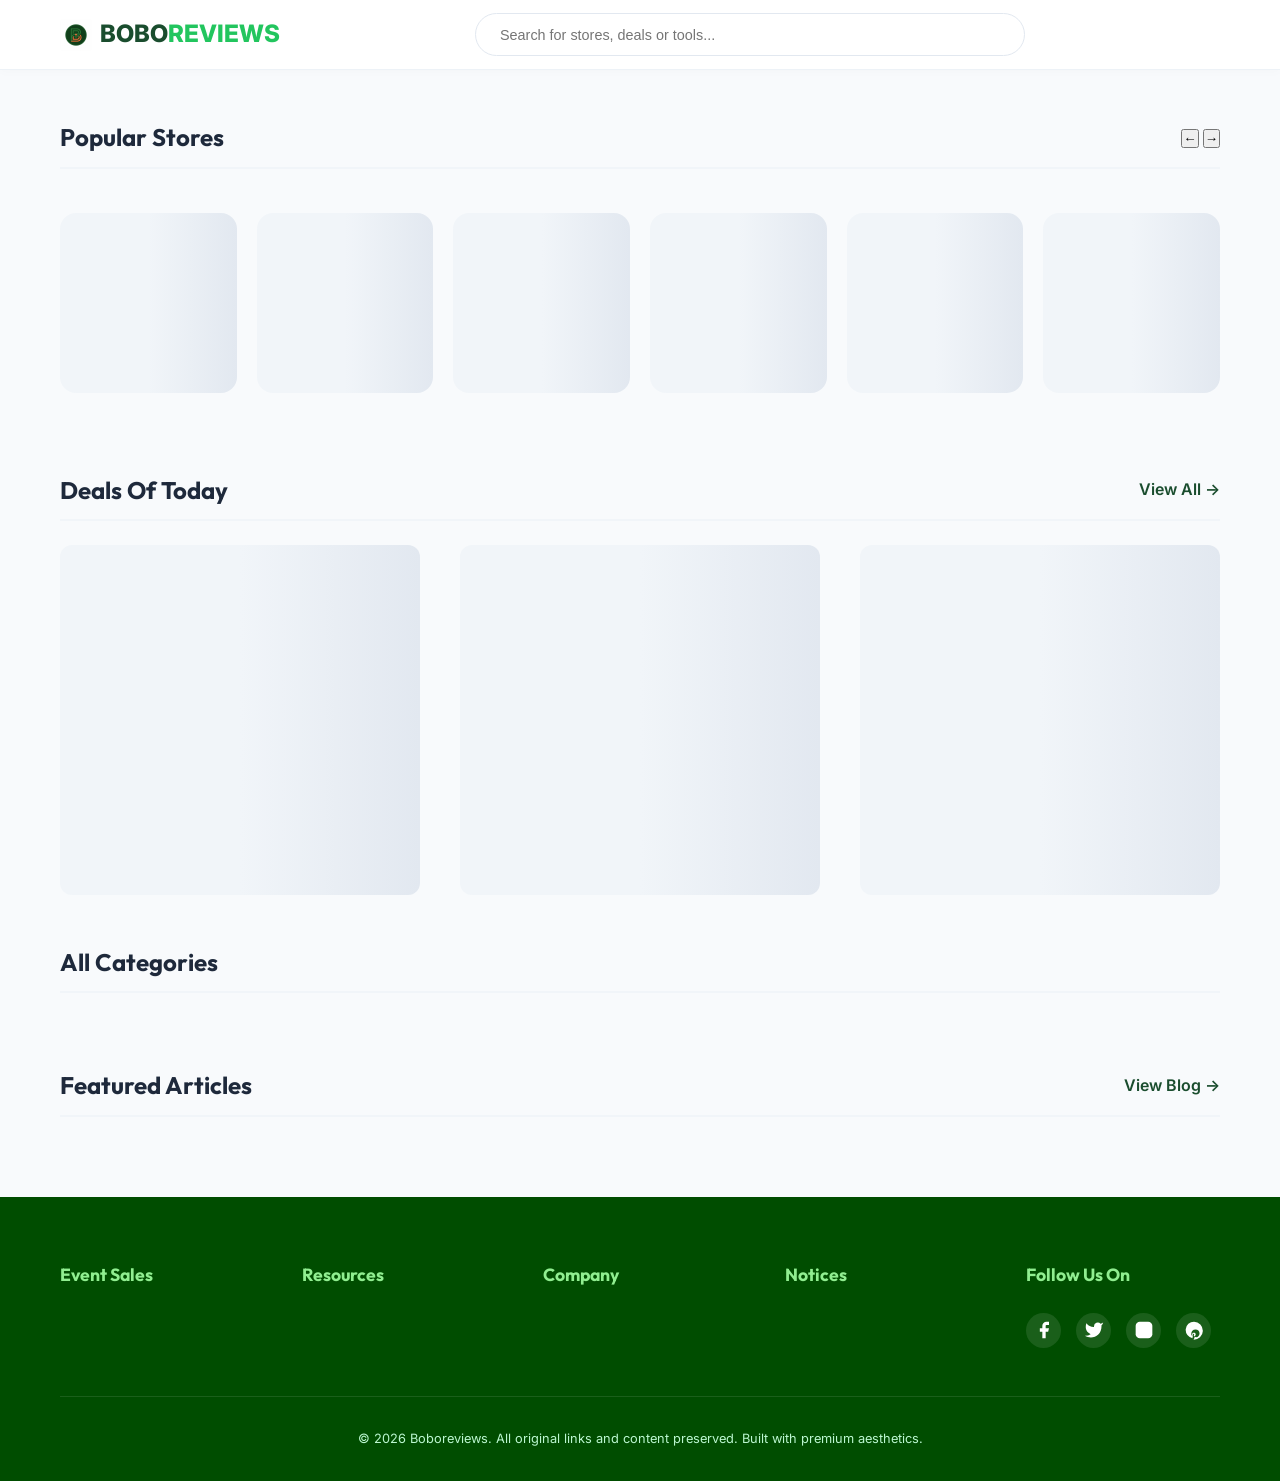
<file: index.html>
<!DOCTYPE html>
<html lang="en">
<head>
  <meta charset="UTF-8">
  <meta name="viewport" content="width=device-width, initial-scale=1.0">
  <meta name="referrer" content="no-referrer">
  <title>Boboreviews | Leading Coupons & Deals Marketplace</title>
  <meta name="description" content="Discover the best coupons, deals, and AI tool reviews at Boboreviews. Save money on your favorite stores today.">
  <link rel="icon" type="image/png" href="favicon.png">
  <link rel="stylesheet" href="style.css">
  <!-- Optimization: Preconnect to external API -->
  <link rel="preconnect" href="https://admin.boboreviews.com">
  <link rel="dns-prefetch" href="https://admin.boboreviews.com">
  <!-- Optimization: Preload LCP Image (Logo/Favicon) -->
  <link rel="preload" as="image" href="favicon.png" fetchpriority="high">
</head>
<body>

  <header>
    <div class="container header-inner">
      <a href="/" class="logo" style="display: flex; align-items: center;">
        <img src="favicon.png" alt="Boboreviews Logo" style="height: 32px; margin-right: 8px; border-radius: 4px;">
        BOBO<span>REVIEWS</span>
      </a>
      <div class="search-bar">
        <input type="text" placeholder="Search for stores, deals or tools...">
      </div>
      <nav>
        <!-- Nav items could go here if needed -->
      </nav>
    </div>
  </header>

  <main class="container">
    
    <section id="popular-stores">
      <div class="section-title">
        <h2>Popular Stores</h2>
        <div class="slider-nav">
          <button id="slide-left" class="nav-btn" aria-label="Previous">←</button>
          <button id="slide-right" class="nav-btn" aria-label="Next">→</button>
        </div>
      </div>
      <div class="slider-container">
        <div class="stores-slider" id="stores-container">
          <!-- Skeletons -->
          <div class="skeleton-store skeleton"></div>
          <div class="skeleton-store skeleton"></div>
          <div class="skeleton-store skeleton"></div>
          <div class="skeleton-store skeleton"></div>
          <div class="skeleton-store skeleton"></div>
          <div class="skeleton-store skeleton"></div>
        </div>
      </div>
    </section>

    <section id="deals-of-today">
      <div class="section-title">
        <h2>Deals Of Today</h2>
        <a href="deals.html" style="color: var(--primary); font-weight: 600;">View All →</a>
      </div>
      <div class="deals-grid" id="deals-container">
        <!-- Skeletons -->
        <div class="skeleton-deal skeleton"></div>
        <div class="skeleton-deal skeleton"></div>
        <div class="skeleton-deal skeleton"></div>
      </div>
    </section>

    <section id="categories">
      <div class="section-title">
        <h2>All Categories</h2>
      </div>
      <div class="categories-grid" id="categories-container">
        <!-- Dynamically populated -->
      </div>
    </section>

    <section id="blog">
      <div class="section-title">
        <h2>Featured Articles</h2>
        <a href="blog.html" style="color: var(--primary); font-weight: 600;">View Blog →</a>
      </div>
      <div class="blog-list" id="blog-container">
        <!-- Dynamically populated -->
      </div>
    </section>

  </main>

  <footer>
    <div class="container">
      <div class="footer-grid">
        <div class="footer-col" id="footer-event-sales">
          <h4>Event Sales</h4>
          <ul id="event-sales-list"></ul>
        </div>
        <div class="footer-col" id="footer-resources">
          <h4>Resources</h4>
          <ul id="resources-list"></ul>
        </div>
        <div class="footer-col" id="footer-company">
          <h4>Company</h4>
          <ul id="company-list"></ul>
        </div>
        <div class="footer-col" id="footer-notices">
          <h4>Notices</h4>
          <ul id="notices-list"></ul>
        </div>
        <div class="footer-col">
          <h4>Follow Us On</h4>
          <div class="social-links">
            <a href="#" aria-label="Facebook"><svg style="width: 20px; height: 20px; fill: white;" viewBox="0 0 24 24"><path d="M18 2h-3a5 5 0 0 0-5 5v3H7v4h3v8h4v-8h3l1-4h-4V7a1 1 0 0 1 1-1h3z"></path></svg></a>
            <a href="#" aria-label="Twitter"><svg style="width: 20px; height: 20px; fill: white;" viewBox="0 0 24 24"><path d="M23 3a10.9 10.9 0 0 1-3.14 1.53 4.48 4.48 0 0 0-7.86 3v1A10.66 10.66 0 0 1 3 4s-4 9 5 13a11.64 11.64 0 0 1-7 2c9 5 20 0 20-11.5a4.5 4.5 0 0 0-.08-.83A7.72 7.72 0 0 0 23 3z"></path></svg></a>
            <a href="#" aria-label="Instagram"><svg style="width: 20px; height: 20px; fill: white;" viewBox="0 0 24 24"><rect x="2" y="2" width="20" height="20" rx="5" ry="5"></rect><path d="M16 11.37A4 4 0 1 1 12.63 8 4 4 0 0 1 16 11.37z"></path><line x1="17.5" y1="6.5" x2="17.51" y2="6.5"></line></svg></a>
            <a href="#" aria-label="Pinterest"><svg style="width: 20px; height: 20px; fill: white;" viewBox="0 0 24 24"><path d="M12 2a10 10 0 0 0-1.7 19.85c-.04-.33-.08-.83.02-1.2.08-.36.56-2.43.56-2.43s-.14-.28-.14-.7c0-.66.38-1.15.86-1.15.4 0 .6.3.6.66 0 .4-.25 1-.4 1.55-.12.48.24.87.72.87.87 0 1.54-.91 1.54-2.22 0-1.16-.83-1.97-2.02-1.97-1.38 0-2.2.1-2.2 2.12 0 .42.16.88.36 1.12a.15.15 0 0 1 .03.13c-.04.16-.13.52-.15.6-.02.08-.07.1-.16.06-1.57-1.57-1.12-3.16-1.12-3.16 0-2.43 1.77-4.66 5.1-4.66 2.68 0 4.76 1.91 4.76 4.46 0 2.66-1.68 4.81-4 4.81-.78 0-1.52-.4-1.77-.88 0 0-.39 1.48-.48 1.86-.18.68-.65 1.53-.97 2.05A10 10 0 1 0 12 2z"></path></svg></a>
          </div>
        </div>
      </div>
      <div class="footer-bottom">
        <p>&copy; 2026 Boboreviews. All original links and content preserved. Built with premium aesthetics.</p>
      </div>
    </div>
  </footer>

  <script type="module">
    // Hàm khởi tạo lấy dữ liệu từ hệ thống Backend mới
    async function initSite() {
      try {
        // LƯU Ý QUAN TRỌNG: 
        // Hiện tại đang gọi đến localhost để bạn test trên máy.
        // Khi đẩy Backend lên mạng thực tế (ví dụ: Render.com), 
        // bạn cần SỬA LẠI ĐƯỜNG LINK NÀY thành link thật (vd: https://bobo-api.onrender.com/api/data)
        const response = await fetch('https://admin.boboreviews.com/api/data');
        const siteData = await response.json();

        // Populate Popular Stores
        const storesContainer = document.getElementById('stores-container');
        storesContainer.innerHTML = ''; // Clear Skeletons
        (siteData.popularStores || []).forEach(store => {
          const card = document.createElement('a');
          card.href = `/store/${store.slug}`;
          card.className = 'store-card';
          
          let imgSrc = store.image;
          if (!imgSrc) {
            const initial = (store.name || 'S').substring(0, 2).toUpperCase();
            imgSrc = `https://placehold.co/200x200/f8fafc/1e293b?text=${initial}`;
          }
          
          card.innerHTML = `
            <img src="${imgSrc}" alt="${store.name} Logo" class="store-logo" onerror="this.src='https://placehold.co/200x200/f8fafc/1e293b?text=N/A'">
            <span class="store-name">${store.name}</span>
            ${store.description ? `<p style="font-size: 11px; color: #64748b; margin-top: 5px; line-height: 1.3; display: -webkit-box; -webkit-line-clamp: 2; -webkit-box-orient: vertical; overflow: hidden;">${store.description}</p>` : ''}
          `;
          storesContainer.appendChild(card);
        });

        // Slider Navigation Logic
        const slideLeft = document.getElementById('slide-left');
        const slideRight = document.getElementById('slide-right');
        const scrollAmount = 300;

        slideLeft.addEventListener('click', () => {
          storesContainer.scrollBy({ left: -scrollAmount, behavior: 'smooth' });
        });

        slideRight.addEventListener('click', () => {
          storesContainer.scrollBy({ left: scrollAmount, behavior: 'smooth' });
        });

        // Populate Deals
        const dealsContainer = document.getElementById('deals-container');
        dealsContainer.innerHTML = ''; // Clear Skeletons
        (siteData.deals || []).forEach(deal => {
          const card = document.createElement('div');
          card.className = 'deal-card animate';
          
          const desc = deal.description || '';
          const oldPrice = deal.price || '';
          const newPrice = deal.discountPrice || '';
          const image = deal.image || 'https://placehold.co/800x600/f8fafc/1e293b?text=Deal';

          card.innerHTML = `
            <a href="${deal.link}" style="display: contents;">
              <img src="${image}" alt="${deal.title}" class="deal-image" onerror="this.src='https://placehold.co/800x600/f8fafc/1e293b?text=Image+Not+Available'">
            </a>
            <div class="deal-content">
              <a href="${deal.link}" style="color: inherit; text-decoration: none;">
                <h3 class="deal-title" style="transition: color 0.3s ease;">${deal.title}</h3>
              </a>
              ${desc ? `<p style="font-size: 0.85rem; color: var(--text-muted); margin-bottom: 1rem; line-height: 1.4;">${desc}</p>` : ''}
              <div class="deal-prices">
                ${oldPrice ? `<span class="price-old">${oldPrice}</span>` : ''}
                ${newPrice ? `<span class="price-new">${newPrice}</span>` : ''}
              </div>
              <a href="${deal.link}" class="btn-deal">Get Deal</a>
            </div>
          `;
          dealsContainer.appendChild(card);
        });

        // Populate Categories
        const categoriesContainer = document.getElementById('categories-container');
        (siteData.categories || []).forEach(cat => {
          const btn = document.createElement('a');
          btn.href = cat.link;
          btn.className = 'category-btn';
          btn.textContent = cat.name;
          categoriesContainer.appendChild(btn);
        });

        // Populate Blog
        if (siteData.blogPosts) {
          const blogContainer = document.getElementById('blog-container');
          (siteData.blogPosts || []).forEach(post => {
            const item = document.createElement('div');
            item.className = 'blog-item animate';
            item.innerHTML = `
              <a href="${post.link}" class="blog-link">
                <h4>${post.title}</h4>
                <span>Read More →</span>
              </a>
            `;
            blogContainer.appendChild(item);
          });
        }

        // Populate Footer
        const populateList = (id, items) => {
          if(!items) return;
          const list = document.getElementById(id);
          items.forEach(item => {
            const li = document.createElement('li');
            li.innerHTML = `<a href="${item.link}">${item.name}</a>`;
            list.appendChild(li);
          });
        };

        populateList('event-sales-list', siteData.eventSales || []);
        if (siteData.footer) {
          populateList('resources-list', siteData.footer.resources || []);
          populateList('company-list', siteData.footer.company || []);
          populateList('notices-list', siteData.footer.notices || []);
        }

      } catch (error) {
        console.error("Lỗi khi tải dữ liệu từ Backend:", error);
      }
    }

    // Khởi chạy
    initSite();
  </script>
</body>
</html>
</file>
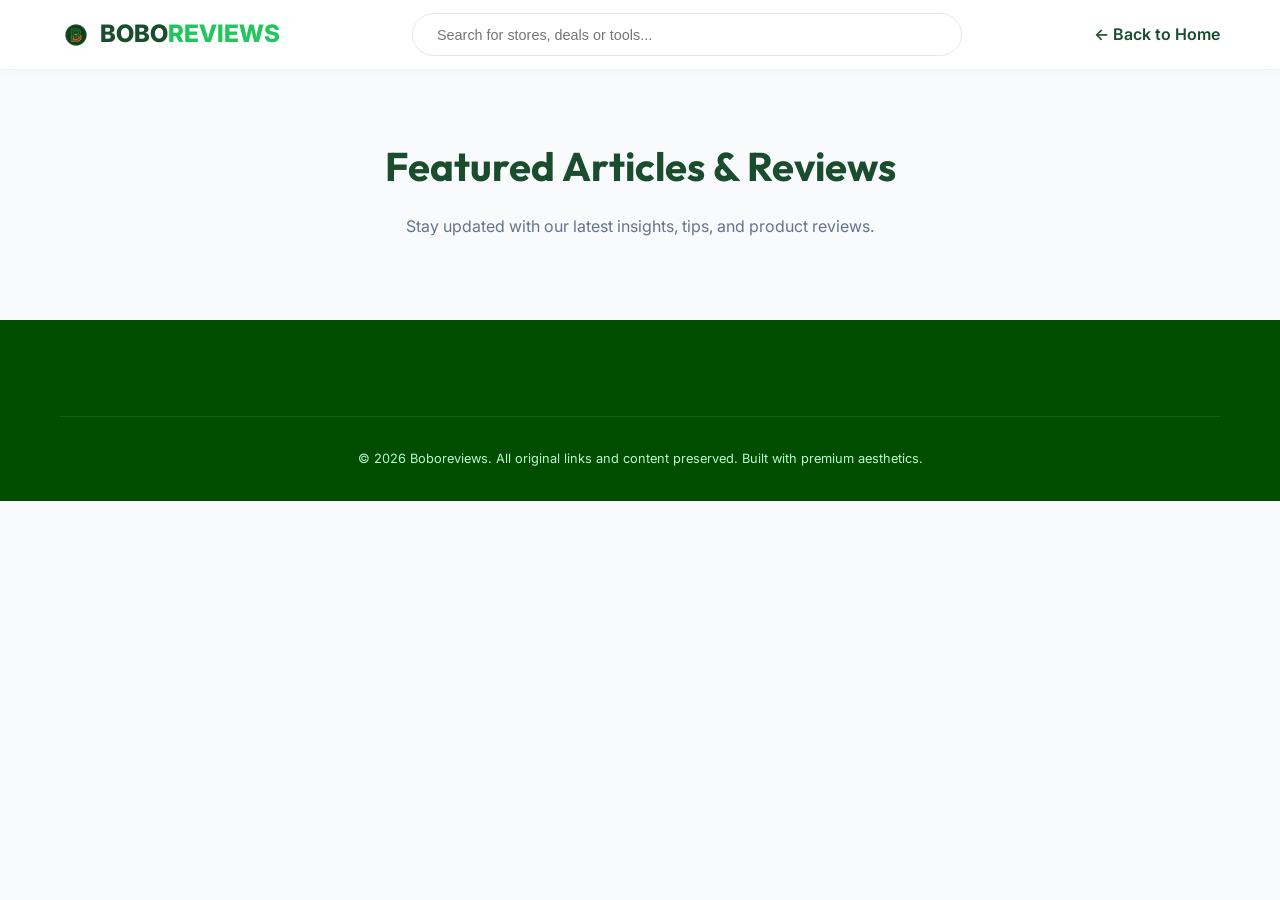
<file: blog.html>
<!DOCTYPE html>
<html lang="en">
<head>
  <meta charset="UTF-8">
  <meta name="viewport" content="width=device-width, initial-scale=1.0">
  <meta name="referrer" content="no-referrer">
  <title>Blog & Articles | Boboreviews</title>
  <meta name="description" content="Read the latest articles and AI tool reviews on Boboreviews.">
  <link rel="icon" type="image/png" href="favicon.png">
  <link rel="stylesheet" href="style.css">
  <style>
    .page-header {
      text-align: center;
      margin: 4rem 0 2rem;
    }
    .page-header h1 {
      font-size: 2.5rem;
      color: var(--primary);
    }
  </style>
</head>
<body>

  <header>
    <div class="container header-inner">
      <a href="/" class="logo" style="display: flex; align-items: center;">
        <img src="favicon.png" alt="Boboreviews Logo" style="height: 32px; margin-right: 8px; border-radius: 4px;">
        BOBO<span>REVIEWS</span>
      </a>
      <div class="search-bar">
        <input type="text" placeholder="Search for stores, deals or tools...">
      </div>
      <nav>
        <a href="/" style="font-weight: 600; color: var(--primary);">← Back to Home</a>
      </nav>
    </div>
  </header>

  <main class="container">
    <div class="page-header">
      <h1>Featured Articles & Reviews</h1>
      <p style="color: var(--text-muted); margin-top: 1rem;">Stay updated with our latest insights, tips, and product reviews.</p>
    </div>

    <section id="blog">
      <div class="blog-list" id="blog-container">
        <!-- Dynamically populated -->
      </div>
    </section>
  </main>

  <footer>
    <div class="container">
      <div class="footer-bottom" style="margin-top: 2rem; text-align: center; padding-top: 2rem; border-top: 1px solid rgba(255,255,255,0.1);">
        <p>&copy; 2026 Boboreviews. All original links and content preserved. Built with premium aesthetics.</p>
      </div>
    </div>
  </footer>

  <script>
    async function initBlog() {
      try {
        const response = await fetch('https://admin.boboreviews.com/api/data');
        const siteData = await response.json();

        const blogContainer = document.getElementById('blog-container');
        if (siteData.blogPosts) {
          siteData.blogPosts.forEach(post => {
            const item = document.createElement('div');
            item.className = 'blog-item animate';
            item.innerHTML = `
              <a href="${post.link}" class="blog-link">
                <h4>${post.title}</h4>
                <span>Read More →</span>
              </a>
            `;
            blogContainer.appendChild(item);
          });
        }
      } catch (error) {
        console.error("Error loading blog:", error);
      }
    }

    initBlog();
  </script>
</body>
</html>
</file>
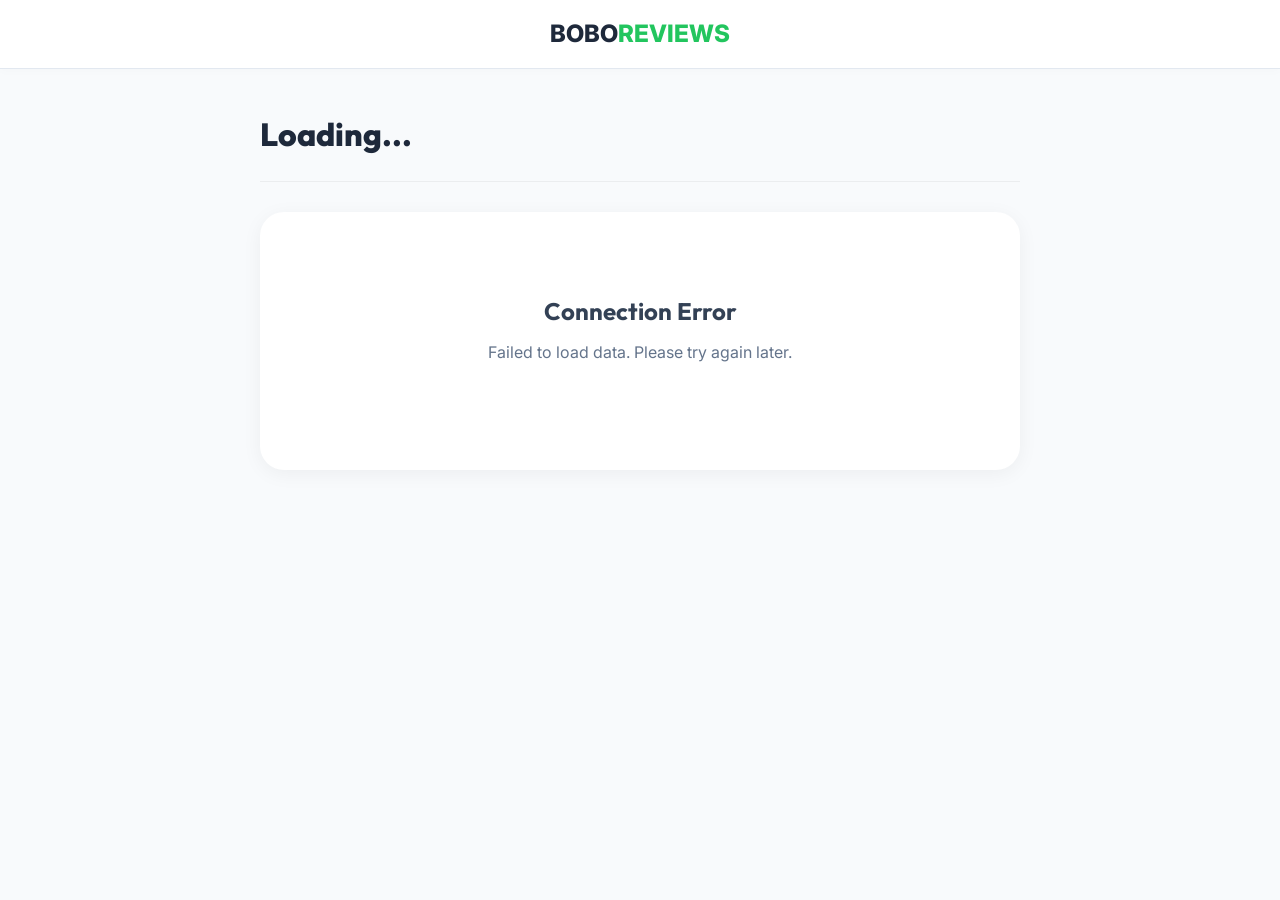
<file: category.html>
<!DOCTYPE html>
<html lang="en">
<head>
  <meta charset="UTF-8">
  <meta name="viewport" content="width=device-width, initial-scale=1.0">
  <meta name="referrer" content="no-referrer">
  <title>Category | Boboreviews</title>
  <link rel="icon" type="image/png" href="/favicon.png">
  <link rel="stylesheet" href="/style.css">
  <link rel="preconnect" href="https://admin.boboreviews.com">
  <link rel="dns-prefetch" href="https://admin.boboreviews.com">
  <style>
    :root {
      --card-bg: #ffffff;
      --card-shadow: 0 4px 20px rgba(0, 0, 0, 0.05);
      --text-main: #1e293b;
    }
    body {
      background-color: #f8fafc;
      color: var(--text-main);
    }
    .category-container {
      max-width: 800px;
      margin: 40px auto;
      padding: 0 20px;
    }
    .category-title-wrap {
      margin-bottom: 30px;
      padding-bottom: 20px;
      border-bottom: 1px solid rgba(0,0,0,0.05);
    }
    .category-title-wrap h1 {
      font-size: 2rem;
      font-weight: 800;
      color: var(--text-main);
    }
    .store-list {
      display: flex;
      flex-direction: column;
      gap: 16px;
    }
    .store-item {
      background: var(--card-bg);
      border-radius: 16px;
      padding: 16px 24px;
      display: flex;
      align-items: center;
      justify-content: space-between;
      box-shadow: var(--card-shadow);
      transition: all 0.3s ease;
      text-decoration: none;
      color: inherit;
      border: 1px solid transparent;
    }
    .store-item:hover {
      transform: translateX(8px);
      border-color: var(--secondary);
      box-shadow: 0 8px 30px rgba(0, 0, 0, 0.1);
    }
    .store-info {
      display: flex;
      align-items: center;
      gap: 20px;
    }
    .store-logo-small {
      width: 60px;
      height: 60px;
      border-radius: 12px;
      object-fit: contain;
      background: #f1f5f9;
      padding: 4px;
      border: 1px solid #e2e8f0;
    }
    .store-details h3 {
      font-size: 1.2rem;
      font-weight: 700;
      margin: 0;
    }
    .store-details p {
      font-size: 0.9rem;
      color: #64748b;
      margin: 4px 0 0 0;
    }
    .view-btn {
      background: #1a4d2e;
      color: white;
      padding: 8px 20px;
      border-radius: 10px;
      font-weight: 600;
      font-size: 0.9rem;
      transition: 0.2s;
    }
    .store-item:hover .view-btn {
      background: #4f772d;
    }
    .empty-state {
      text-align: center;
      padding: 80px 20px;
      background: white;
      border-radius: 24px;
      box-shadow: var(--card-shadow);
    }
    .empty-state .icon {
      font-size: 64px;
      margin-bottom: 20px;
    }
    .empty-state h2 {
      font-size: 1.5rem;
      margin-bottom: 10px;
      color: #334155;
    }
    .empty-state p {
      color: #64748b;
      max-width: 400px;
      margin: 0 auto 24px auto;
    }
    .skeleton-item {
      height: 92px;
      background: #eee;
      border-radius: 16px;
      position: relative;
      overflow: hidden;
    }
  </style>
</head>
<body>

  <header style="background: white; border-bottom: 1px solid #e2e8f0; padding: 15px 0;">
    <div class="container header-inner" style="justify-content: center;">
      <a href="/" class="logo" style="color: #1e293b; font-size: 1.5rem;">BOBO<span>REVIEWS</span></a>
    </div>
  </header>

  <div class="category-container">
    <div class="category-title-wrap animate">
      <h1 id="category-display-name">Loading...</h1>
    </div>

    <div id="stores-list-container" class="store-list">
      <div class="skeleton-item"></div>
      <div class="skeleton-item"></div>
      <div class="skeleton-item"></div>
    </div>
  </div>

  <script type="module">
    async function fetchCategoryData() {
      const urlParams = new URLSearchParams(window.location.search);
      let slug = urlParams.get('slug');
      
      if (!slug) {
        const pathParts = window.location.pathname.split('/').filter(p => p);
        if (pathParts.includes('category')) {
          slug = pathParts[pathParts.indexOf('category') + 1];
        } else {
          slug = pathParts[pathParts.length - 1];
        }
      }

      if (!slug) return window.location.href = '/';

      const container = document.getElementById('stores-list-container');
      const titleEl = document.getElementById('category-display-name');

      try {
        const res = await fetch('https://admin.boboreviews.com/api/data');
        const data = await res.json();

        const category = data.categories.find(c => c.slug === slug);
        if (!category) {
          titleEl.textContent = "Category Not Found";
          container.innerHTML = '<div class="empty-state"><h2>Oops!</h2><p>We could not find this category.</p><a href="/" class="view-btn" style="width: auto; display: inline-block;">Back to Home</a></div>';
          return;
        }

        titleEl.textContent = category.name;
        document.title = `${category.name} - Boboreviews`;

        const catId = category.id || category._id;
        const matchedStores = (data.popularStores || []).filter(s => {
          const sCatId = s.categoryId?.id || s.categoryId?._id || s.categoryId;
          return sCatId === catId;
        });

        if (matchedStores.length === 0) {
          container.innerHTML = `
            <div class="empty-state animate">
              <div class="icon">📭</div>
              <h2>No stores found yet!</h2>
              <p>This category currently has no stores assigned. Please check back later or explore other categories.</p>
              <a href="/" class="view-btn" style="width: auto; display: inline-block;">Explore More</a>
            </div>
          `;
        } else {
          container.innerHTML = '';
          matchedStores.forEach(store => {
            const item = document.createElement('a');
            item.href = `/store/${store.slug}`;
            item.className = 'store-item animate';
            item.innerHTML = `
              <div class="store-info">
                <img src="${store.image || '/favicon.png'}" alt="${store.name}" class="store-logo-small" onerror="this.src='/favicon.png'">
                <div class="store-details">
                  <h3>${store.name}</h3>
                  <p>${store.rating || 5}.0 ⭐ | ${store.description || 'Verified Store'}</p>
                </div>
              </div>
              <div class="view-btn">View Deals</div>
            `;
            container.appendChild(item);
          });
        }
      } catch (error) {
        console.error("Error:", error);
        container.innerHTML = '<div class="empty-state"><h2>Connection Error</h2><p>Failed to load data. Please try again later.</p></div>';
      }
    }

    fetchCategoryData();
  </script>

</body>
</html>
</file>
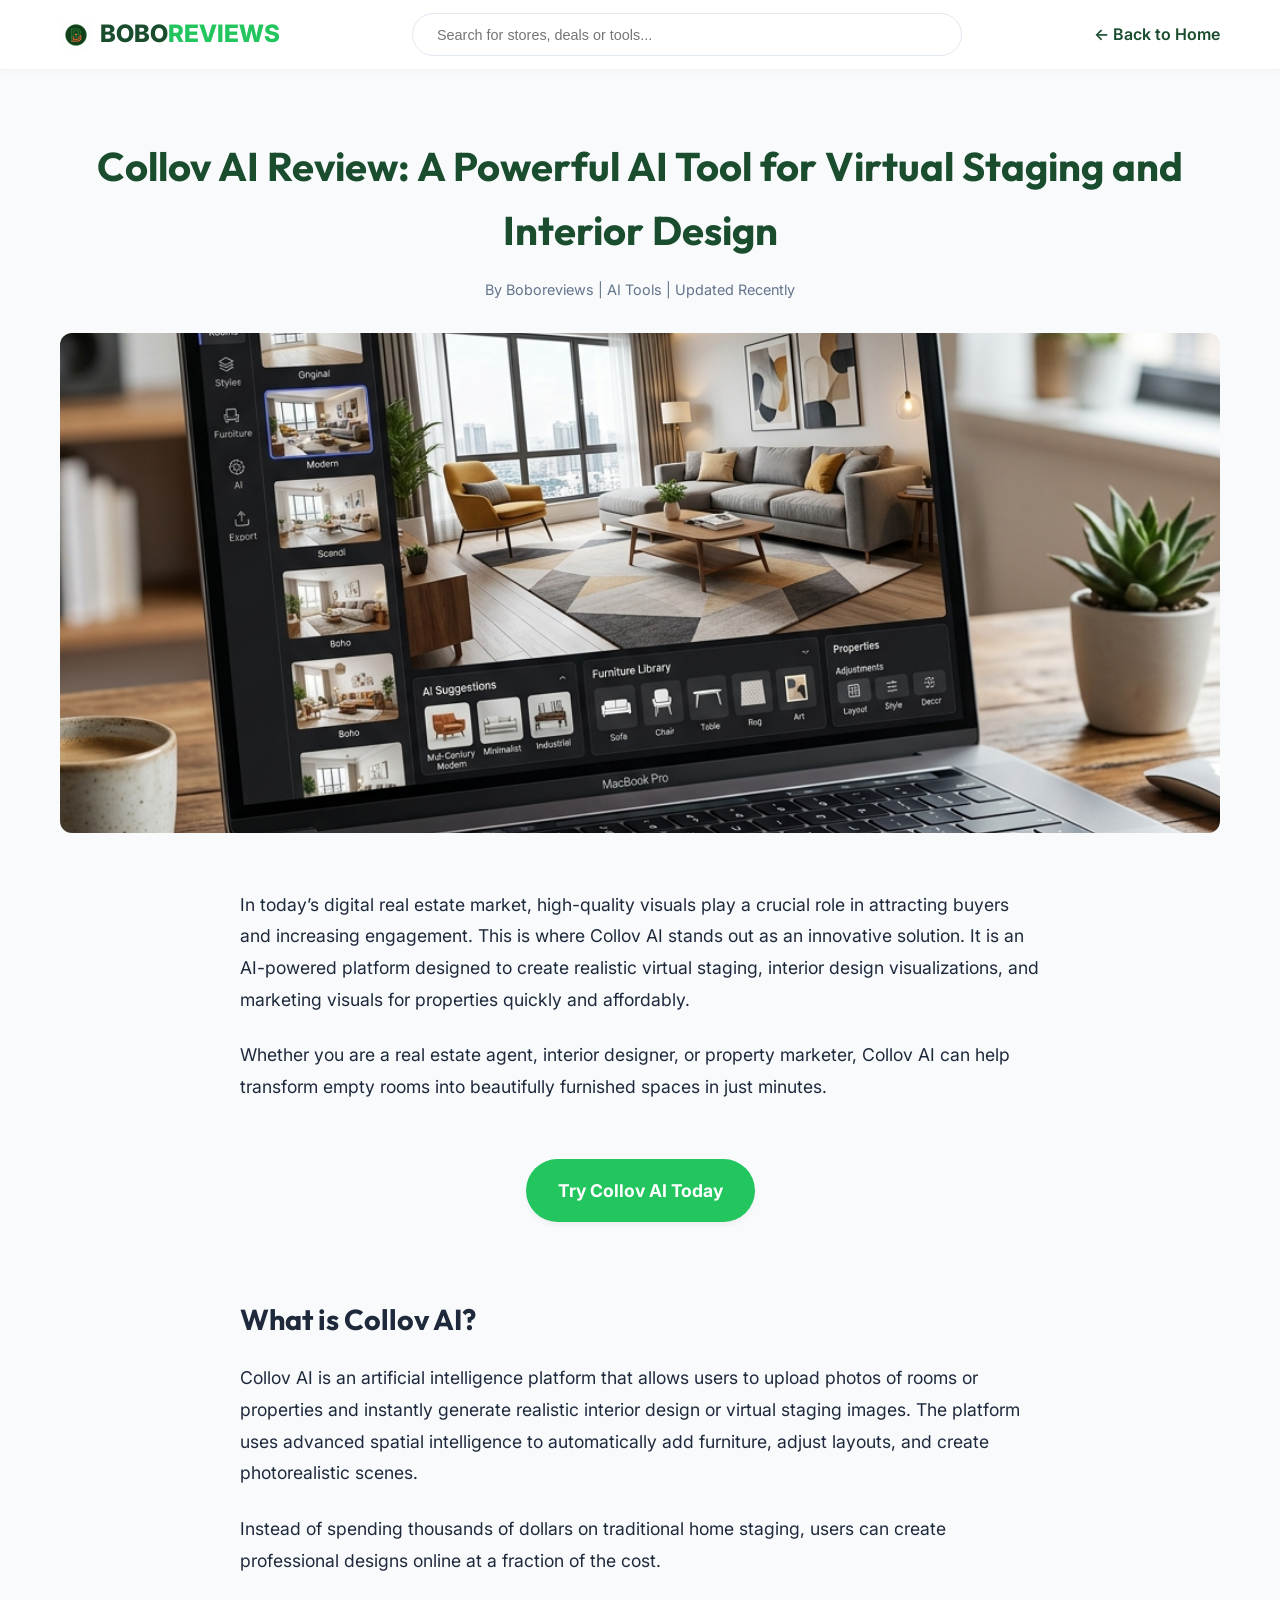
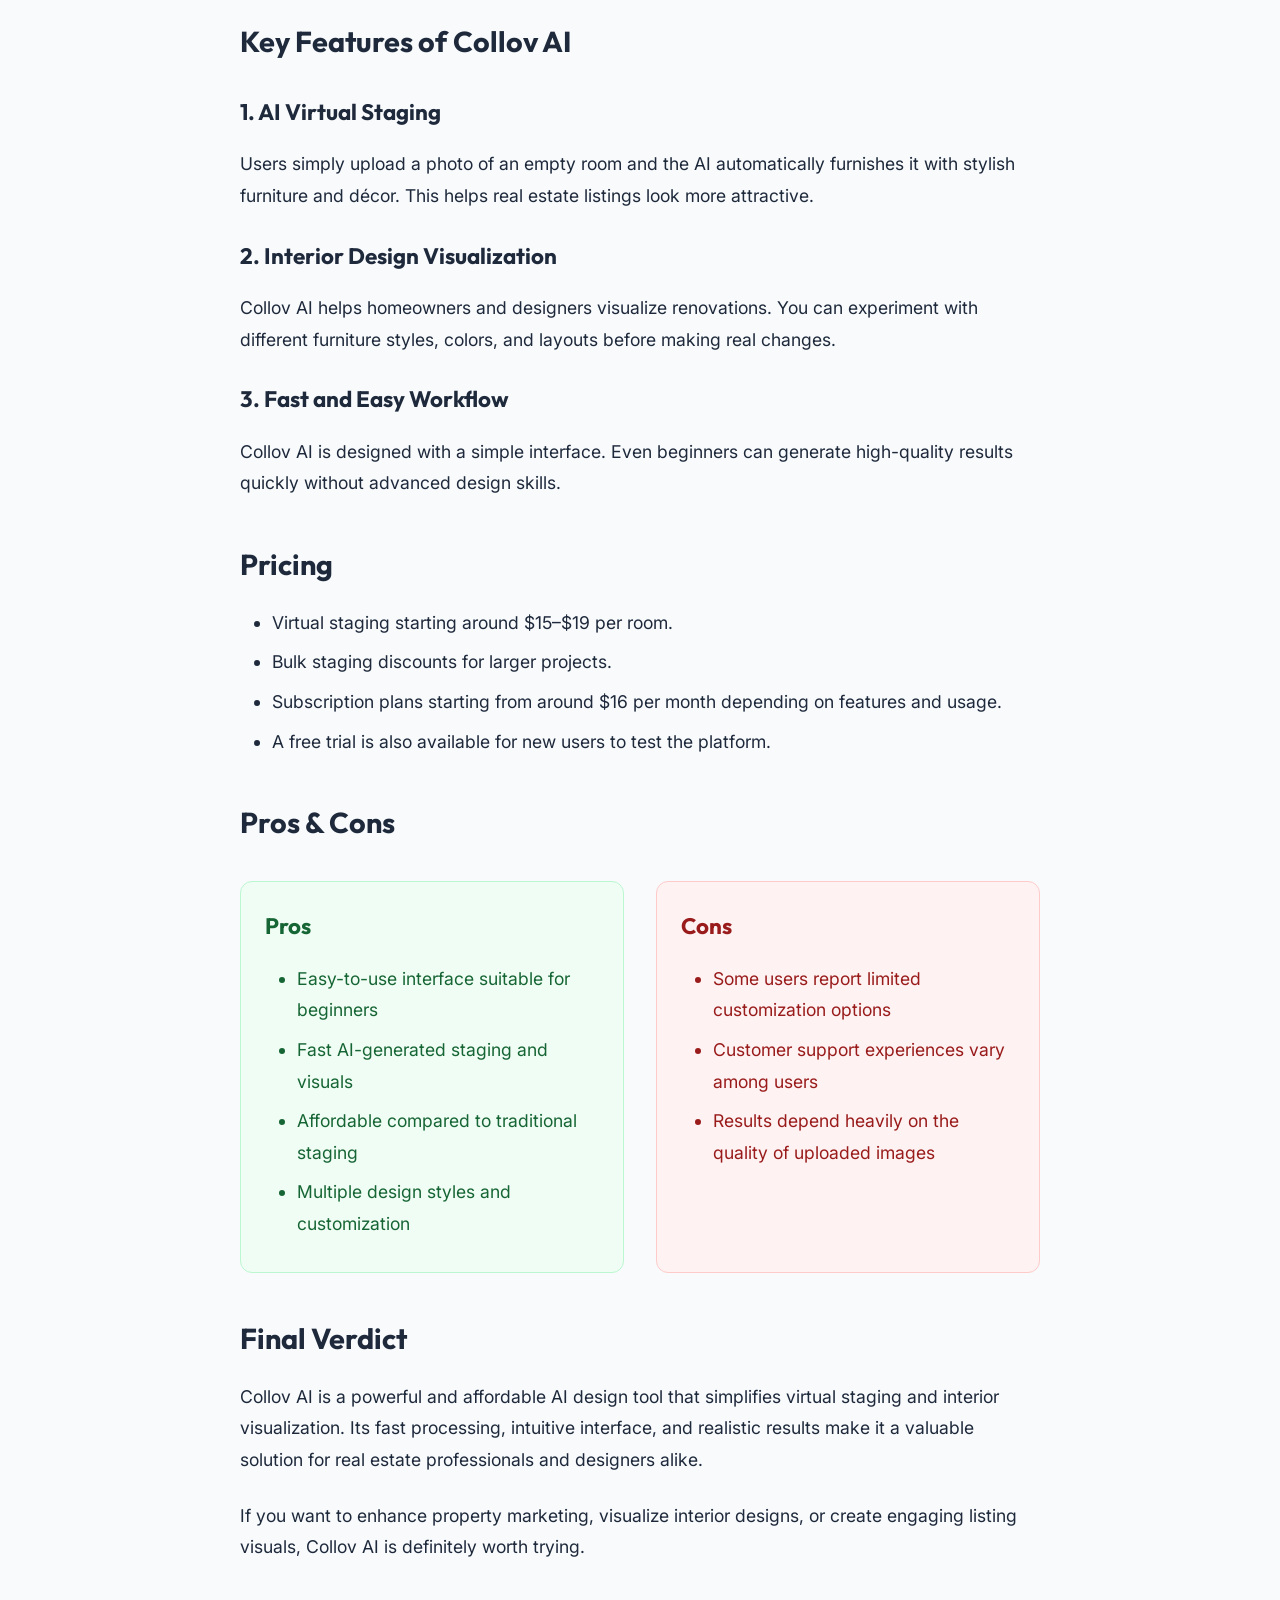
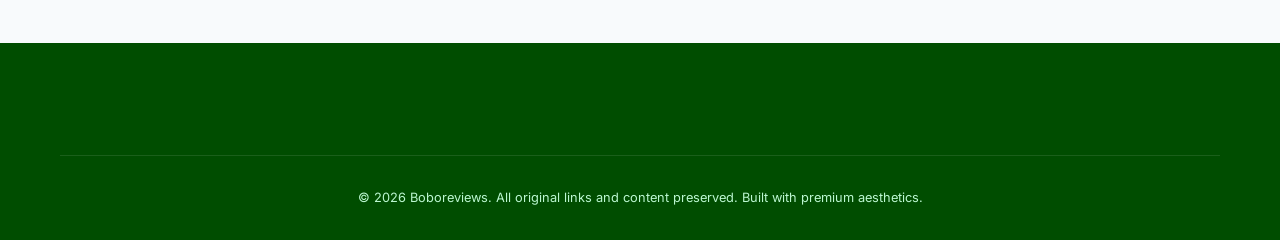
<file: collov-ai-review.html>
<!DOCTYPE html>
<html lang="en">
<head>
  <meta charset="UTF-8">
  <meta name="viewport" content="width=device-width, initial-scale=1.0">
  <title>Collov AI Review | Boboreviews</title>
  <meta name="description" content="Discover how Collov AI helps real estate agents and designers create stunning virtual staging and interior designs in minutes.">
  <link rel="icon" type="image/png" href="favicon.png">
  <link rel="stylesheet" href="style.css">
  <style>
    .article-header {
      text-align: center;
      margin: 4rem 0 2rem;
    }
    .article-header h1 {
      font-size: 2.5rem;
      margin-bottom: 1rem;
      color: var(--primary);
    }
    .article-meta {
      color: var(--text-muted);
      font-size: 0.9rem;
      margin-bottom: 2rem;
    }
    .article-image {
      width: 100%;
      max-height: 500px;
      object-fit: cover;
      border-radius: var(--radius);
      margin-bottom: 3rem;
      box-shadow: var(--shadow-lg);
    }
    .article-content {
      max-width: 800px;
      margin: 0 auto;
      font-size: 1.1rem;
      line-height: 1.8;
      color: var(--text);
    }
    .article-content h2 {
      margin: 2.5rem 0 1rem;
      font-size: 1.8rem;
    }
    .article-content h3 {
      margin: 1.5rem 0 1rem;
      font-size: 1.4rem;
    }
    .article-content p {
      margin-bottom: 1.5rem;
    }
    .article-content ul {
      margin-bottom: 1.5rem;
      padding-left: 2rem;
    }
    .article-content li {
      margin-bottom: 0.5rem;
    }
    .cta-button {
      display: inline-block;
      background: var(--accent);
      color: var(--white);
      padding: 1rem 2rem;
      border-radius: 50px;
      font-weight: 700;
      font-size: 1.1rem;
      margin: 2rem 0;
      transition: all 0.3s ease;
      box-shadow: var(--shadow);
    }
    .cta-button:hover {
      background: #e68a1f;
      transform: translateY(-2px);
      box-shadow: var(--shadow-lg);
    }
  </style>
</head>
<body>

  <header>
    <div class="container header-inner">
      <a href="/" class="logo" style="display: flex; align-items: center;">
        <img src="favicon.png" alt="Boboreviews Logo" style="height: 32px; margin-right: 8px; border-radius: 4px;">
        BOBO<span>REVIEWS</span>
      </a>
      <div class="search-bar">
        <input type="text" placeholder="Search for stores, deals or tools...">
      </div>
      <nav>
        <a href="/" style="font-weight: 600; color: var(--primary);">← Back to Home</a>
      </nav>
    </div>
  </header>

  <main class="container">
    <article>
      <div class="article-header">
        <h1>Collov AI Review: A Powerful AI Tool for Virtual Staging and Interior Design</h1>
        <div class="article-meta">
          <span>By Boboreviews</span> | <span>AI Tools</span> | <span>Updated Recently</span>
        </div>
      </div>
      
      <img src="collov_ai.png" alt="Collov AI Virtual Staging" class="article-image">
      
      <div class="article-content">
        <p>In today’s digital real estate market, high-quality visuals play a crucial role in attracting buyers and increasing engagement. This is where Collov AI stands out as an innovative solution. It is an AI-powered platform designed to create realistic virtual staging, interior design visualizations, and marketing visuals for properties quickly and affordably.</p>
        <p>Whether you are a real estate agent, interior designer, or property marketer, Collov AI can help transform empty rooms into beautifully furnished spaces in just minutes.</p>

        <div style="text-align: center;">
          <a href="https://goldifyreview.com/store/collov-ai" class="cta-button" target="_blank">Try Collov AI Today</a>
        </div>

        <h2>What is Collov AI?</h2>
        <p>Collov AI is an artificial intelligence platform that allows users to upload photos of rooms or properties and instantly generate realistic interior design or virtual staging images. The platform uses advanced spatial intelligence to automatically add furniture, adjust layouts, and create photorealistic scenes.</p>
        <p>Instead of spending thousands of dollars on traditional home staging, users can create professional designs online at a fraction of the cost.</p>

        <h2>Key Features of Collov AI</h2>
        <h3>1. AI Virtual Staging</h3>
        <p>Users simply upload a photo of an empty room and the AI automatically furnishes it with stylish furniture and décor. This helps real estate listings look more attractive.</p>
        
        <h3>2. Interior Design Visualization</h3>
        <p>Collov AI helps homeowners and designers visualize renovations. You can experiment with different furniture styles, colors, and layouts before making real changes.</p>
        
        <h3>3. Fast and Easy Workflow</h3>
        <p>Collov AI is designed with a simple interface. Even beginners can generate high-quality results quickly without advanced design skills.</p>

        <h2>Pricing</h2>
        <ul>
          <li>Virtual staging starting around $15–$19 per room.</li>
          <li>Bulk staging discounts for larger projects.</li>
          <li>Subscription plans starting from around $16 per month depending on features and usage.</li>
          <li>A free trial is also available for new users to test the platform.</li>
        </ul>

        <h2>Pros & Cons</h2>
        <div style="display: grid; grid-template-columns: 1fr 1fr; gap: 2rem; margin: 2rem 0;">
          <div style="background: #f0fdf4; padding: 1.5rem; border-radius: 12px; border: 1px solid #bbf7d0;">
            <h3 style="color: #166534; margin-top: 0;">Pros</h3>
            <ul style="color: #166534; margin-bottom: 0;">
              <li>Easy-to-use interface suitable for beginners</li>
              <li>Fast AI-generated staging and visuals</li>
              <li>Affordable compared to traditional staging</li>
              <li>Multiple design styles and customization</li>
            </ul>
          </div>
          <div style="background: #fef2f2; padding: 1.5rem; border-radius: 12px; border: 1px solid #fecaca;">
            <h3 style="color: #991b1b; margin-top: 0;">Cons</h3>
            <ul style="color: #991b1b; margin-bottom: 0;">
              <li>Some users report limited customization options</li>
              <li>Customer support experiences vary among users</li>
              <li>Results depend heavily on the quality of uploaded images</li>
            </ul>
          </div>
        </div>

        <h2>Final Verdict</h2>
        <p>Collov AI is a powerful and affordable AI design tool that simplifies virtual staging and interior visualization. Its fast processing, intuitive interface, and realistic results make it a valuable solution for real estate professionals and designers alike.</p>
        <p>If you want to enhance property marketing, visualize interior designs, or create engaging listing visuals, Collov AI is definitely worth trying.</p>
      </div>
    </article>
  </main>

  <footer>
    <div class="container">
      <div class="footer-bottom">
        <p>&copy; 2026 Boboreviews. All original links and content preserved. Built with premium aesthetics.</p>
      </div>
    </div>
  </footer>

</body>
</html>
</file>
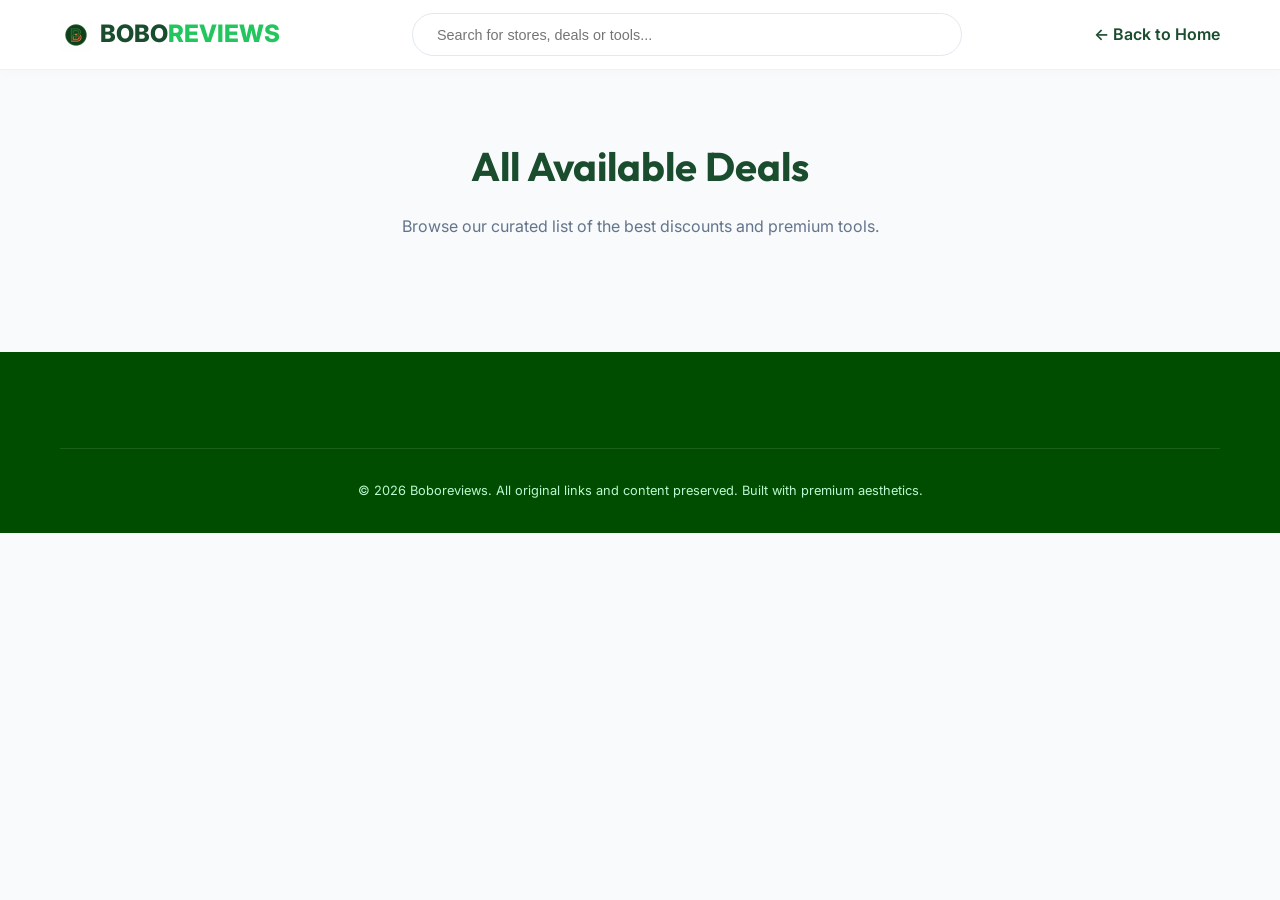
<file: deals.html>
<!DOCTYPE html>
<html lang="en">
<head>
  <meta charset="UTF-8">
  <meta name="viewport" content="width=device-width, initial-scale=1.0">
  <meta name="referrer" content="no-referrer">
  <title>All Deals | Boboreviews</title>
  <meta name="description" content="Discover all the latest coupons, deals, and discounts at Boboreviews.">
  <link rel="icon" type="image/png" href="favicon.png">
  <link rel="stylesheet" href="style.css">
  <style>
    .page-header {
      text-align: center;
      margin: 4rem 0 2rem;
    }
    .page-header h1 {
      font-size: 2.5rem;
      color: var(--primary);
    }
  </style>
</head>
<body>

  <header>
    <div class="container header-inner">
      <a href="/" class="logo" style="display: flex; align-items: center;">
        <img src="favicon.png" alt="Boboreviews Logo" style="height: 32px; margin-right: 8px; border-radius: 4px;">
        BOBO<span>REVIEWS</span>
      </a>
      <div class="search-bar">
        <input type="text" placeholder="Search for stores, deals or tools...">
      </div>
      <nav>
        <a href="/" style="font-weight: 600; color: var(--primary);">← Back to Home</a>
      </nav>
    </div>
  </header>

  <main class="container">
    <div class="page-header">
      <h1>All Available Deals</h1>
      <p style="color: var(--text-muted); margin-top: 1rem;">Browse our curated list of the best discounts and premium tools.</p>
    </div>

    <section id="deals-of-today">
      <div class="deals-grid" id="deals-container">
        <!-- Dynamically populated -->
      </div>
    </section>
  </main>

  <footer>
    <div class="container">
      <div class="footer-bottom" style="margin-top: 2rem; text-align: center; padding-top: 2rem; border-top: 1px solid rgba(255,255,255,0.1);">
        <p>&copy; 2026 Boboreviews. All original links and content preserved. Built with premium aesthetics.</p>
      </div>
    </div>
  </footer>

  <script>
    async function initDeals() {
      try {
        const response = await fetch('https://admin.boboreviews.com/api/data');
        const siteData = await response.json();

        const dealsContainer = document.getElementById('deals-container');
        siteData.deals.forEach(deal => {
          const card = document.createElement('div');
          card.className = 'deal-card animate';
          card.innerHTML = `
            <a href="${deal.link}" style="display: contents;">
              <img src="${deal.image}" alt="${deal.title}" class="deal-image" onerror="this.src='https://placehold.co/800x600/f8fafc/1e293b?text=Image+Not+Available'">
            </a>
            <div class="deal-content">
              <a href="${deal.link}" style="color: inherit; text-decoration: none;">
                <h3 class="deal-title">${deal.title}</h3>
              </a>
              <p class="deal-desc">${deal.description}</p>
              <div class="deal-prices">
                <span class="price-old">${deal.price}</span>
                <span class="price-new">${deal.discountPrice}</span>
              </div>
              <a href="${deal.link}" class="btn-deal">Get Deal</a>
            </div>
          `;
          dealsContainer.appendChild(card);
        });
      } catch (error) {
        console.error("Error loading deals:", error);
      }
    }

    initDeals();
  </script>
</body>
</html>
</file>
<file: style.css>
@import url('https://fonts.googleapis.com/css2?family=Inter:wght@300;400;500;600;700&family=Outfit:wght@400;500;600;700&display=swap');

:root {
  --primary: #1a4d2e;
  --primary-light: #4f6f52;
  --accent: #22c55e;
  --bg: #f8fafc;
  --text: #1e293b;
  --text-muted: #64748b;
  --white: #ffffff;
  --radius: 12px;
  --shadow: 0 4px 6px -1px rgb(0 0 0 / 0.05);
}

* { margin: 0; padding: 0; box-sizing: border-box; }
body { font-family: 'Inter', sans-serif; background-color: var(--bg); color: var(--text); line-height: 1.6; }
h1, h2, h3, h4 { font-family: 'Outfit', sans-serif; font-weight: 700; color: #1e293b; }
a { text-decoration: none; color: inherit; transition: 0.3s; }
.container { max-width: 1200px; margin: 0 auto; padding: 0 20px; }

/* Header */
header { background: #ffffff !important; border-bottom: 1px solid #edf2f7; padding: 0.8rem 0; position: sticky; top: 0; z-index: 1000; box-shadow: 0 2px 10px rgba(0,0,0,0.02); }
.header-inner { display: flex; justify-content: space-between; align-items: center; }
.logo { font-size: 1.5rem; font-weight: 800; color: #1a4d2e; display: flex; align-items: center; }
.logo span { color: #22c55e; }
.search-bar { flex: 1; max-width: 550px; margin: 0 2rem; position: relative; }
.search-bar input { width: 100%; padding: 0.8rem 1.5rem; border-radius: 50px; border: 1px solid #e2e8f0; background: #ffffff; transition: 0.3s; font-size: 0.9rem; }
.search-bar input:focus { border-color: #22c55e; outline: none; box-shadow: 0 0 0 3px rgba(34, 197, 94, 0.1); }

/* Skeleton Loading */
.skeleton { background: #e2e8f0; background: linear-gradient(90deg, #f1f5f9 25%, #e2e8f0 50%, #f1f5f9 75%); background-size: 200% 100%; animation: shimmer 1.5s infinite linear; border-radius: 8px; }
@keyframes shimmer { 0% { background-position: -200% 0; } 100% { background-position: 200% 0; } }

.skeleton-store { width: 100%; height: 180px; border-radius: 16px; margin-bottom: 10px; }
.skeleton-deal { width: 100%; height: 350px; border-radius: 12px; }

/* Section Title */
.section-title { margin: 3rem 0 1.5rem; display: flex; justify-content: space-between; align-items: center; border-bottom: 2px solid #f1f5f9; padding-bottom: 10px; }
.section-title h2 { font-size: 1.5rem; }

/* Popular Stores Slider */
.slider-container { position: relative; margin: 0 -10px; }
.stores-slider { display: flex; overflow-x: auto; gap: 20px; padding: 20px 10px; scrollbar-width: none; -ms-overflow-style: none; }
.stores-slider::-webkit-scrollbar { display: none; }
.store-card { 
  flex: 0 0 auto; 
  background: white; 
  padding: 15px; 
  border-radius: 20px; 
  border: 1px solid rgba(0,0,0,0.05); 
  text-align: center; 
  min-width: 160px; 
  transition: all 0.4s cubic-bezier(0.175, 0.885, 0.32, 1.275); 
  box-shadow: 0 4px 12px rgba(0,0,0,0.03);
  display: flex;
  flex-direction: column;
  align-items: center;
  justify-content: center;
  text-decoration: none !important;
}
.store-card:hover { 
  transform: translateY(-12px) scale(1.02); 
  box-shadow: 0 25px 50px -12px rgba(0, 0, 0, 0.15); 
  border-color: var(--accent); 
}
.store-logo { 
  width: 110px; 
  height: 110px; 
  object-fit: contain; 
  margin-bottom: 12px; 
  transition: 0.3s; 
  border-radius: 12px; 
}
.store-name { 
  font-family: 'Outfit', sans-serif;
  font-size: 1.1rem; 
  font-weight: 700; 
  color: #1e293b; 
  margin-top: 5px; 
  text-decoration: none !important;
}

/* Deals Grid */
.deals-grid { display: grid; grid-template-columns: repeat(auto-fill, minmax(280px, 1fr)); gap: 2.5rem; }
.deal-card { 
  background: white; 
  border-radius: 20px; 
  overflow: hidden; 
  border: 1px solid rgba(0,0,0,0.05); 
  transition: all 0.4s cubic-bezier(0.175, 0.885, 0.32, 1.275); 
  box-shadow: 0 4px 15px rgba(0,0,0,0.03);
}
.deal-card:hover { 
  transform: translateY(-10px); 
  box-shadow: 0 25px 50px -12px rgba(0, 0, 0, 0.15); 
  border-color: var(--accent);
}
.deal-image { width: 100%; height: 200px; object-fit: cover; transition: 0.5s; }
.deal-card:hover .deal-image { transform: scale(1.05); }
.deal-content { padding: 1.5rem; }
.deal-title { font-family: 'Outfit', sans-serif; font-size: 1.15rem; margin-bottom: 10px; color: #1e293b; text-decoration: none !important; }
.deal-prices { display: flex; gap: 12px; align-items: center; margin: 15px 0; }
.price-new { color: var(--accent); font-weight: 800; font-size: 1.4rem; }
.price-old { text-decoration: line-through; color: var(--text-muted); font-size: 0.95rem; }
.btn-deal { 
  display: block; 
  background: #1a4d2e; 
  color: white; 
  text-align: center; 
  padding: 12px; 
  border-radius: 10px; 
  font-weight: 700; 
  text-decoration: none !important;
  transition: 0.3s;
}
.btn-deal:hover { background: #22c55e; transform: scale(1.02); }

/* Categories Grid */
.categories-grid { 
  display: flex; 
  flex-wrap: wrap; 
  gap: 10px; 
  margin: 25px 0; 
}
.category-btn { 
  background: #222; 
  border: none; 
  padding: 6px 12px; 
  border-radius: 4px; 
  font-size: 0.75rem; 
  font-weight: 500; 
  color: #ccc; 
  transition: all 0.3s ease;
  text-decoration: none !important;
}
.category-btn:hover { 
  background: #333; 
  color: #fff; 
  transform: translateY(-1px);
}

/* Store Detail Specific Styles */
.stat-row b { color: #1e293b; }

.store-layout { display: grid; grid-template-columns: 300px 1fr; gap: 40px; margin-top: 20px; align-items: start; }
aside { position: sticky; top: 100px; }
.sidebar-card { background: white; border-radius: 20px; padding: 25px; box-shadow: 0 4px 20px rgba(0,0,0,0.05); text-align: center; border: 1px solid #f1f5f9; margin-bottom: 25px; }
.stars { color: #facc15; font-size: 1.1rem; margin: 10px 0; }
.btn-alert { width: 100%; padding: 14px; border: 2px solid #22c55e; color: #22c55e; background: white; border-radius: 12px; font-weight: 700; cursor: pointer; margin-top: 15px; transition: 0.3s; font-size: 0.9rem; }
.btn-alert:hover { background: #22c55e; color: white; box-shadow: 0 8px 15px rgba(34, 197, 94, 0.2); }
.stats-box { margin-top: 25px; border-top: 1px solid #f1f5f9; padding-top: 20px; text-align: left; }
.stat-row { display: flex; justify-content: space-between; margin-bottom: 12px; font-size: 0.9rem; color: #475569; }

/* Professional Store Hero & Profile Header */
.store-banner-wrap {
  width: 100%;
  height: auto;
  min-height: 250px;
  max-height: 600px;
  background: #f8fafc;
  border-radius: 24px;
  overflow: hidden;
  position: relative;
  box-shadow: 0 10px 40px -10px rgba(0, 0, 0, 0.1);
  border: 1px solid rgba(0,0,0,0.03);
}
.store-banner-img {
  width: 100%;
  height: auto;
  max-height: 600px;
  object-fit: contain;
  object-position: center center;
  transition: transform 0.6s cubic-bezier(0.4, 0, 0.2, 1);
  display: block;
  image-rendering: -webkit-optimize-contrast;
  image-rendering: crisp-edges;
}
.store-banner-wrap:hover .store-banner-img {
  transform: scale(1.02);
}

.store-profile-header {
  display: flex;
  align-items: center; 
  padding: 0 40px;
  margin-top: -60px; 
  position: relative;
  z-index: 10;
  margin-bottom: 2.5rem;
}
.store-logo-wrap {
  background: white;
  padding: 10px;
  border-radius: 24px;
  box-shadow: 0 15px 35px -5px rgba(0, 0, 0, 0.15);
  width: 160px;
  height: 160px;
  display: flex;
  align-items: center;
  justify-content: center;
  border: 1px solid #f1f5f9;
}
.store-logo-wrap img {
  width: 100%;
  height: 100%;
  object-fit: contain;
  border-radius: 16px;
  image-rendering: -webkit-optimize-contrast;
  transform: translateZ(0);
}

.store-info-wrap {
  margin-left: 30px;
  margin-top: 50px; 
  flex: 1;
}
.store-title-main {
  font-size: 2.2rem;
  margin: 0;
  color: #0f172a; 
  font-weight: 700;
  letter-spacing: -0.01em;
  display: flex;
  align-items: center;
  gap: 12px;
}
.verified-badge {
  display: inline-flex;
  align-items: center;
  background: #e0f2fe;
  color: #0ea5e9;
  padding: 4px 12px;
  border-radius: 50px;
  font-size: 0.75rem;
  font-weight: 700;
  text-transform: uppercase;
  letter-spacing: 0.05em;
  border: 1px solid #bae6fd;
}
.store-meta-main {
  display: flex;
  align-items: center;
  gap: 15px;
  margin-top: 8px;
}
.vote-text {
  font-size: 0.95rem;
  color: #64748b;
  font-weight: 500;
}

.store-actions-main {
  margin-bottom: 25px;
}
.btn-follow {
  display: flex;
  align-items: center;
  gap: 8px;
  background: #1a4d2e;
  color: white;
  padding: 12px 28px;
  border-radius: 50px;
  font-weight: 700;
  font-size: 0.95rem;
  border: none;
  cursor: pointer;
  transition: all 0.3s cubic-bezier(0.4, 0, 0.2, 1);
  box-shadow: 0 4px 14px rgba(26, 77, 46, 0.2);
}
.btn-follow:hover {
  background: #22c55e;
  transform: translateY(-2px);
  box-shadow: 0 6px 20px rgba(34, 197, 94, 0.3);
}

.promo-header h1 { font-size: 1.6rem; color: #1e293b; margin-bottom: 10px; }
.filter-tabs { display: flex; gap: 8px; margin: 25px 0; border-bottom: 1px solid #f1f5f9; padding-bottom: 1px; }
.tab { padding: 8px 16px; border-radius: 6px 6px 0 0; font-weight: 600; font-size: 0.85rem; cursor: pointer; background: #f8fafc; color: #64748b; border: 1px solid #f1f5f9; border-bottom: none; transition: 0.2s; }
.tab.active { background: #22c55e; color: white; border-color: #22c55e; }

.coupon-card { background: white; border-radius: 12px; border: 1px solid #f1f5f9; margin-bottom: 20px; display: grid; grid-template-columns: 140px 1fr 180px; gap: 0; align-items: stretch; box-shadow: 0 2px 10px rgba(0,0,0,0.02); transition: 0.3s; overflow: hidden; }
.coupon-card:hover { transform: translateY(-3px); box-shadow: 0 10px 25px rgba(0,0,0,0.05); border-color: #22c55e; }
.save-badge { background: #fdfdfd; display: flex; flex-direction: column; justify-content: center; align-items: center; border-right: 1px dashed #f1f5f9; padding: 20px; color: #22c55e; }
.save-badge .amount { font-size: 1.6rem; font-weight: 800; line-height: 1.2; text-align: center; }
.save-badge .label { font-size: 0.8rem; font-weight: 700; text-transform: uppercase; margin-top: 4px; }
.coupon-info { padding: 20px 30px; display: flex; flex-direction: column; justify-content: center; }
.verified-tag { color: #22c55e; font-size: 0.7rem; font-weight: 800; text-transform: uppercase; margin-bottom: 8px; display: flex; align-items: center; gap: 4px; }
.verified-tag::before { content: '✓'; }
.coupon-info h3 { font-size: 1.1rem; margin-bottom: 8px; color: #1e293b; line-height: 1.4; }
.coupon-info p { font-size: 0.85rem; color: #64748b; line-height: 1.6; }
.coupon-action { padding: 20px; display: flex; align-items: center; justify-content: center; background: #fafafa; border-radius: 0 12px 12px 0; border-left: 1px dashed #e2e8f0; }
.btn-get { 
  background: #22c55e; 
  color: white; 
  padding: 10px 24px; 
  border-radius: 6px; 
  text-decoration: none; 
  font-weight: 700; 
  font-size: 0.9rem; 
  transition: 0.3s; 
  width: 100%; 
  text-align: center; 
  border: none;
  cursor: pointer;
}
.btn-get:hover { background: #16a34a; box-shadow: 0 4px 12px rgba(34, 197, 94, 0.3); }

/* Get Code Button with Peel Effect */
.get-code-wrapper {
  position: relative;
  display: flex;
  align-items: center;
  width: 100%;
  height: 45px;
  background: #ffffff;
  border: 2px dashed #22c55e;
  border-radius: 8px;
  overflow: hidden;
  cursor: pointer;
}
.code-hint {
  flex: 1;
  text-align: right;
  padding-right: 15px;
  font-family: monospace;
  font-weight: 700;
  color: #16a34a;
  font-size: 1.1rem;
  letter-spacing: 2px;
}
.btn-peel {
  position: absolute;
  top: -2px;
  left: -2px;
  width: 80%;
  height: calc(100% + 4px);
  background: #22c55e;
  color: white;
  display: flex;
  align-items: center;
  justify-content: center;
  font-weight: 700;
  font-size: 0.9rem;
  border-radius: 6px 0 0 6px;
  transition: 0.4s cubic-bezier(0.4, 0, 0.2, 1);
  z-index: 2;
}
/* The Folded Corner (Peel) */
.btn-peel::after {
  content: "";
  position: absolute;
  right: 0;
  top: 0;
  width: 0;
  height: 0;
  border-style: solid;
  border-width: 0 20px 20px 0;
  border-color: transparent #16a34a transparent transparent;
  transition: 0.4s;
}
.get-code-wrapper:hover .btn-peel {
  width: 70%;
}
.get-code-wrapper:hover .btn-peel::after {
  border-width: 0 30px 30px 0;
}

.about-section { margin-top: 50px; padding: 40px; background: white; border-radius: 16px; border: 1px solid #f1f5f9; box-shadow: 0 4px 20px rgba(0,0,0,0.02); }
.about-section h2 { font-size: 1.6rem; margin-bottom: 25px; border-bottom: 3px solid #22c55e; display: inline-block; padding-bottom: 5px; color: #1e293b; }
.content-body { color: #475569; font-size: 1rem; line-height: 1.8; }
.content-body p { margin-bottom: 1.25rem; }
.content-body h3 { font-size: 1.25rem; margin-top: 2rem; margin-bottom: 1rem; color: #1e293b; }
.content-body strong { color: #1e293b; font-weight: 600; }
.content-body ul, .content-body ol { margin-bottom: 1.5rem; padding-left: 1.5rem; }
.content-body li { margin-bottom: 0.8rem; }

.how-to-apply { margin-top: 40px; padding: 35px; background: #f0fdf4; border-radius: 16px; border: 1px solid #dcfce7; position: relative; overflow: hidden; }
.how-to-apply::before { content: ''; position: absolute; top: 0; left: 0; width: 4px; height: 100%; background: #22c55e; }
.how-to-apply h3 { font-size: 1.4rem; margin-bottom: 20px; color: #166534; display: flex; align-items: center; gap: 10px; }
.how-to-apply h3::before { content: '💡'; font-size: 1.2rem; }
.how-to-apply ol { list-style: none; counter-reset: steps; }
.how-to-apply ol li { margin-bottom: 15px; font-size: 0.95rem; color: #166534; position: relative; padding-left: 35px; line-height: 1.6; }
.how-to-apply ol li::before { 
  counter-increment: steps; 
  content: counter(steps); 
  position: absolute; 
  left: 0; 
  top: 2px; 
  width: 22px; 
  height: 22px; 
  background: #22c55e; 
  color: white; 
  border-radius: 50%; 
  display: flex; 
  align-items: center; 
  justify-content: center; 
  font-size: 0.75rem; 
  font-weight: 800; 
}
.how-to-apply ol li strong { color: #14532d; font-weight: 700; }

/* Modal Popup Styles */
.modal-overlay { position: fixed; top: 0; left: 0; width: 100%; height: 100%; background: rgba(0,0,0,0.6); display: none; align-items: center; justify-content: center; z-index: 2000; backdrop-filter: blur(8px); -webkit-backdrop-filter: blur(8px); }
.modal-popup { background: white; width: 500px; max-width: 90%; border-radius: 16px; overflow: hidden; position: relative; animation: slideUp 0.3s ease; box-shadow: 0 20px 50px rgba(0,0,0,0.2); }
.modal-header-bar { height: 6px; background: #22c55e; width: 100%; }
.modal-close { position: absolute; top: 15px; right: 20px; font-size: 24px; color: #94a3b8; cursor: pointer; transition: 0.2s; }
.modal-close:hover { color: #1e293b; }
.modal-body { padding: 40px 30px; text-align: center; }
.modal-store-logo { width: 80px; height: 80px; object-fit: contain; border: 1px solid #f1f5f9; padding: 10px; border-radius: 12px; margin-bottom: 15px; }
.modal-title { font-size: 1.4rem; color: #1e293b; margin-bottom: 25px; }
.modal-instruction { font-size: 0.9rem; color: #64748b; margin-bottom: 15px; }
.code-box { display: flex; border: 2px dashed #22c55e; border-radius: 8px; overflow: hidden; margin-bottom: 20px; background: #f0fdf4; }
.code-text { flex: 1; padding: 15px; font-size: 1.2rem; font-weight: 800; color: #166534; letter-spacing: 1px; }
.copy-btn { background: #22c55e; color: white; border: none; padding: 0 25px; font-weight: 700; cursor: pointer; transition: 0.2s; font-size: 0.9rem; }
.copy-btn:hover { background: #16a34a; }
.modal-footer-link { display: block; margin-top: 20px; color: #22c55e; font-weight: 600; text-decoration: none; }

@keyframes slideUp { from { opacity: 0; transform: translateY(30px); } to { opacity: 1; transform: translateY(0); } }

/* --- PREMIUM UI/UX UPGRADES --- */

/* Accordion FAQ */
.faq-details {
  background: white;
  border: 1px solid #e2e8f0;
  border-radius: 12px;
  margin-bottom: 15px;
  overflow: hidden;
  transition: all 0.3s ease;
}
.faq-details[open] {
  border-color: #22c55e;
  box-shadow: 0 4px 15px rgba(34, 197, 94, 0.1);
}
.faq-summary {
  padding: 18px 20px;
  font-weight: 700;
  color: #1e293b;
  font-size: 1.1rem;
  cursor: pointer;
  list-style: none; /* Hide default arrow */
  display: flex;
  justify-content: space-between;
  align-items: center;
}
.faq-summary::-webkit-details-marker {
  display: none;
}
.faq-summary::after {
  content: '+';
  font-size: 1.5rem;
  color: #22c55e;
  transition: transform 0.3s ease;
}
.faq-details[open] .faq-summary::after {
  content: '−';
  transform: rotate(180deg);
}
.faq-answer {
  padding: 0 20px 20px;
  color: #64748b;
  line-height: 1.6;
  border-top: 1px solid #f8fafc;
  margin-top: -5px;
}

/* Social Proof Badges */
.social-proof-bar {
  display: flex;
  align-items: center;
  flex-wrap: wrap;
  gap: 10px;
  margin-top: 15px;
  padding-top: 12px;
  border-top: 1px dashed #e2e8f0;
}
.social-proof-badge {
  display: inline-flex;
  align-items: center;
  gap: 5px;
  font-size: 0.75rem;
  font-weight: 700;
  color: #166534;
  background: #f0fdf4;
  padding: 4px 8px;
  border-radius: 6px;
  border: 1px solid #dcfce7;
}
.social-proof-text {
  font-size: 0.75rem;
  color: #64748b;
  font-weight: 500;
}
.social-proof-text strong {
  color: #ef4444; /* red for fire/urgency */
}

/* Responsive Design for Mobile */
@media (max-width: 768px) {
  .header-inner { flex-direction: column; gap: 15px; }
  .search-bar { margin: 10px 0; width: 100%; }
  
  .store-layout { grid-template-columns: 1fr; gap: 20px; }
  aside { position: static; } /* Disable sticky on mobile */
  .sidebar-card { position: static; margin-bottom: 20px; }

  .store-banner-wrap { height: auto; max-height: 250px; border-radius: 12px; }
  .store-banner-img { height: auto; max-height: 250px; object-position: left center; }

  .store-profile-header {
    flex-direction: column;
    padding: 0 20px;
    margin-top: -40px;
    text-align: center;
  }
  .store-logo-wrap {
    width: 120px;
    height: 120px;
    margin: 0 auto;
  }
  .store-info-wrap {
    margin-left: 0;
    margin-top: 15px;
    display: flex;
    flex-direction: column;
    align-items: center;
  }
  .store-title-main {
    font-size: 1.5rem;
    flex-direction: column;
    gap: 8px;
  }
  .store-meta-main {
    flex-direction: column;
    gap: 5px;
  }
  
  .coupon-card {
    grid-template-columns: 1fr;
    text-align: center;
  }
  .save-badge {
    border-right: none;
    border-bottom: 1px dashed #f1f5f9;
  }
  .coupon-action {
    border-left: none;
    border-top: 1px dashed #e2e8f0;
  }
}

/* Footer */
footer { background: #004d00; color: white; padding: 4rem 0 2rem; margin-top: 5rem; }
.footer-grid { display: grid; grid-template-columns: repeat(auto-fit, minmax(180px, 1fr)); gap: 3rem; }
.footer-col h4 { color: #90ee90; margin-bottom: 1.5rem; font-size: 1.1rem; }
.footer-col ul { list-style: none; }
.footer-col ul li { margin-bottom: 0.8rem; font-size: 0.9rem; color: white; }
.footer-col ul li a:hover { text-decoration: underline; }
.footer-bottom { border-top: 1px solid rgba(255,255,255,0.1); margin-top: 3rem; padding-top: 2rem; text-align: center; font-size: 0.8rem; color: #bbf7d0; }

.social-links { display: flex; gap: 15px; margin-top: 10px; }
.social-links a { display: flex; align-items: center; justify-content: center; width: 35px; height: 35px; background: rgba(255,255,255,0.1); border-radius: 50%; transition: 0.3s; }
.social-links a:hover { background: #22c55e; transform: translateY(-3px); }
</file>
